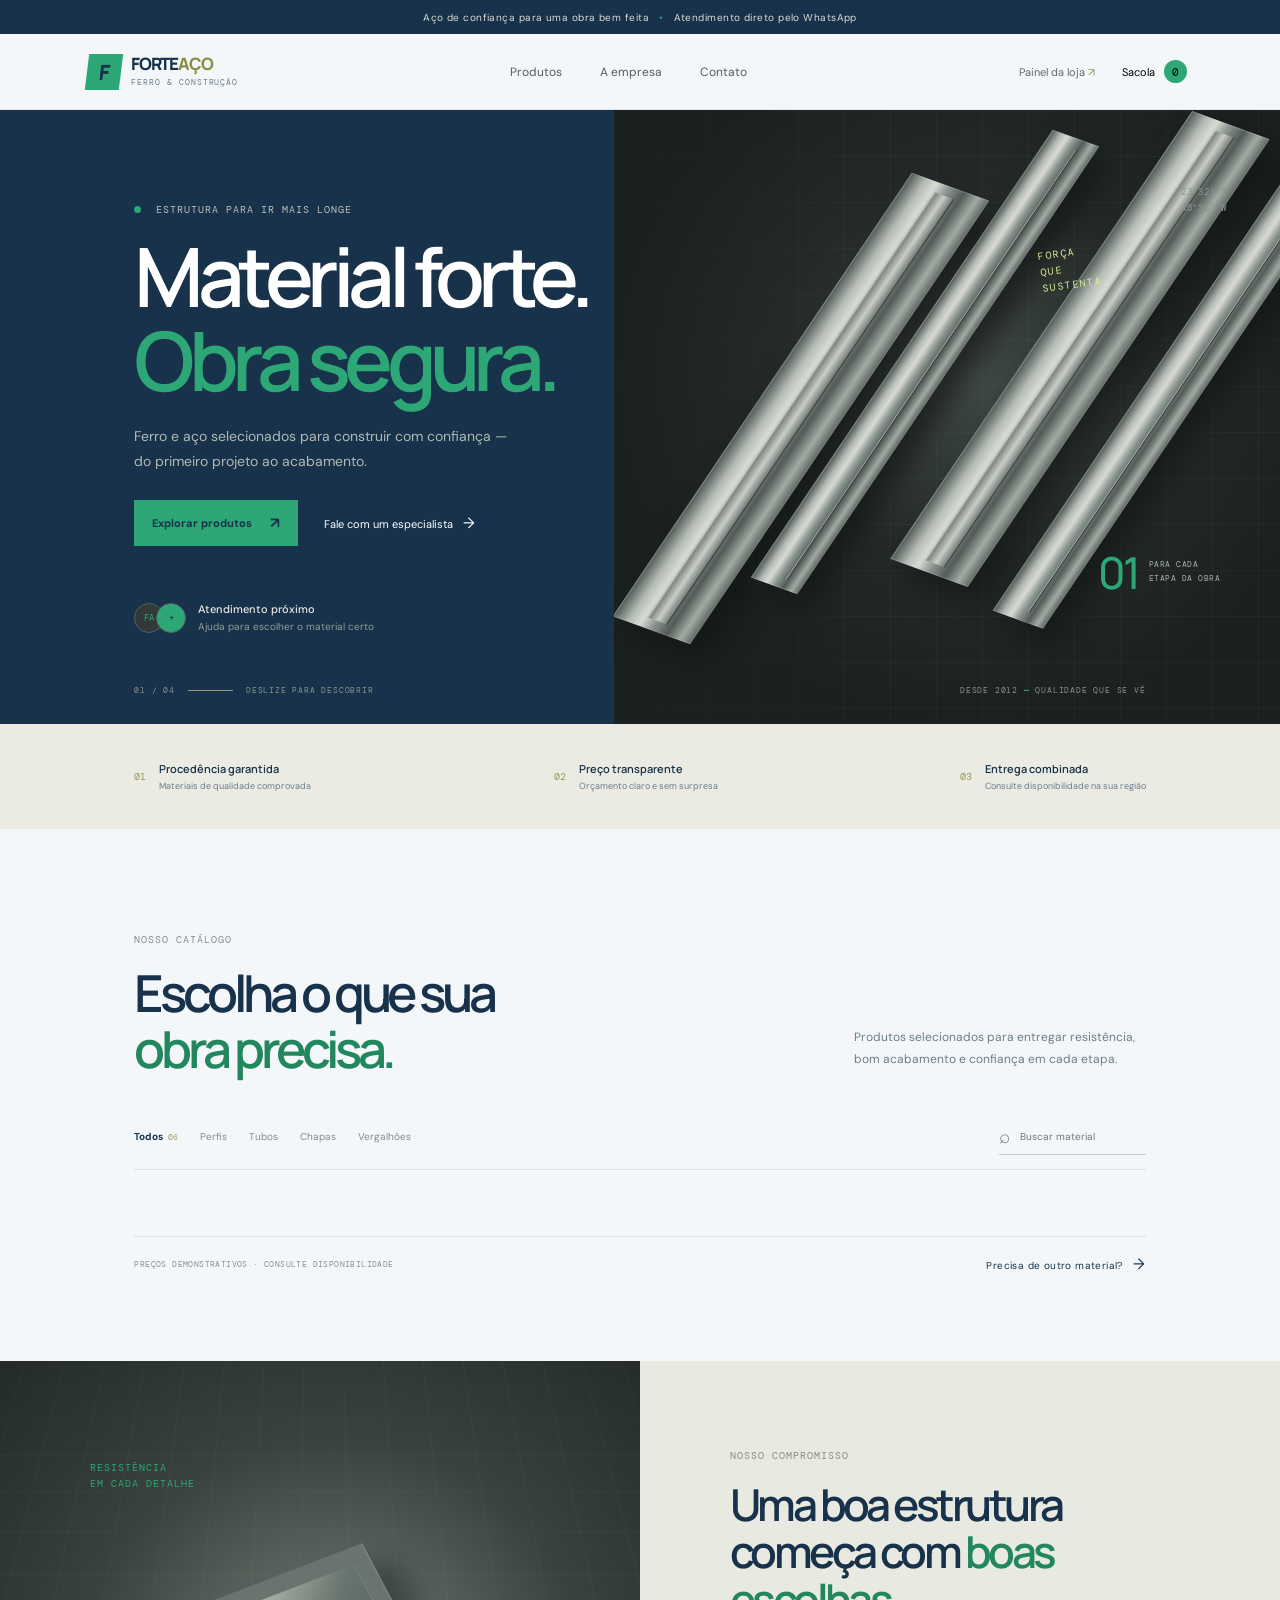
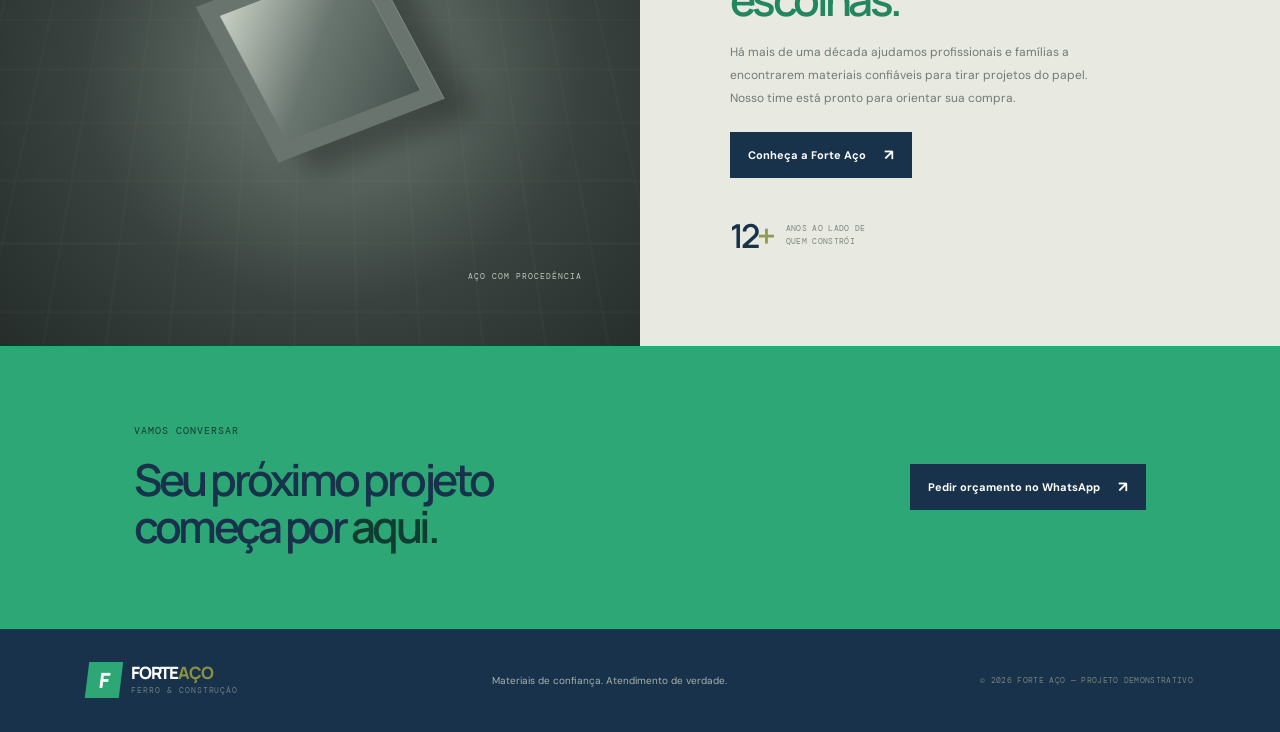
<file: index.html>
<!doctype html>
<html lang="pt-BR">
  <head>
    <meta charset="utf-8">
    <meta name="viewport" content="width=device-width, initial-scale=1">
    <meta name="theme-color" content="#17324a">
    <meta name="description" content="Ferro e aço para sua obra: perfis, tubos, chapas e vergalhões.">
    <title>Forte Aço — materiais para construir</title>
    <link rel="stylesheet" href="style.css">
  </head>
  <body>
    <div class="announcement">
      Aço de confiança para uma obra bem feita <span>•</span> Atendimento direto pelo WhatsApp
    </div>
    <header class="site-header">
      <a class="brand" href="#inicio" aria-label="Forte Aço, início"><span class="brand-mark">F</span><span>FORTE<span class="brand-accent">AÇO</span><small>FERRO &amp; CONSTRUÇÃO</small></span></a>
      <nav class="main-nav" aria-label="Navegação principal">
        <a href="#catalogo">Produtos</a><a href="#sobre">A empresa</a><a href="#contato">Contato</a>
      </nav>
      <div class="header-actions">
        <a class="admin-link" href="admin.html">Painel da loja <span>↗</span></a><button class="cart-button" id="open-cart" aria-label="Abrir carrinho">Sacola <span id="cart-count">0</span></button><button class="menu-toggle" id="menu-toggle" aria-label="Abrir menu">☰</button>
      </div>
    </header>
    <div id="preview-status" class="preview-status" hidden>Prévia de testes: finalização de pedidos será liberada após conectar o banco seguro da loja.</div>
    <main id="inicio">
      <section class="hero">
        <div class="hero-copy">
          <p class="eyebrow">
            <span></span> ESTRUTURA PARA IR MAIS LONGE
          </p>
          <h1>
            Material forte.<br><em>Obra segura.</em>
          </h1>
          <p class="hero-description">
            Ferro e aço selecionados para construir com confiança — do primeiro projeto ao acabamento.
          </p>
          <div class="hero-actions">
            <a class="button button-lime" href="#catalogo">Explorar produtos <span>↗</span></a><a class="text-link" href="#contato">Fale com um especialista <span>→</span></a>
          </div>
          <div class="hero-note">
            <div class="avatars">
              <span>FA</span><span>+</span>
            </div>
            <p>
              <strong>Atendimento próximo</strong><br>Ajuda para escolher o material certo
            </p>
          </div>
        </div>
        <div class="hero-art" aria-label="Ilustração tridimensional de perfis de aço">
          <div class="art-grid">
          </div>
          <div class="art-stamp">
            FORÇA<br>QUE<br>SUSTENTA
          </div>
          <div class="steel-beam beam-one">
          </div>
          <div class="steel-beam beam-two">
          </div>
          <div class="steel-beam beam-three">
          </div>
          <div class="steel-beam beam-four">
          </div>
          <div class="hero-coordinate">
            23°32' S<br>46°38' W
          </div>
          <div class="hero-counter">
            <strong>01</strong><span>PARA CADA<br>ETAPA DA OBRA</span>
          </div>
        </div>
        <div class="hero-bottom">
          <span>01 / 04</span><span class="scroll-line"></span><span>DESLIZE PARA DESCOBRIR</span><span class="hero-bottom-right">DESDE 2012 <b>—</b> QUALIDADE QUE SE VÊ</span>
        </div>
      </section>
      <section class="trust-strip" aria-label="Vantagens">
        <div>
          <span>01</span>
          <p>
            <strong>Procedência garantida</strong><small>Materiais de qualidade comprovada</small>
          </p>
        </div>
        <div>
          <span>02</span>
          <p>
            <strong>Preço transparente</strong><small>Orçamento claro e sem surpresa</small>
          </p>
        </div>
        <div>
          <span>03</span>
          <p>
            <strong>Entrega combinada</strong><small>Consulte disponibilidade na sua região</small>
          </p>
        </div>
      </section>
      <section class="catalog-section" id="catalogo">
        <div class="section-heading">
          <div>
            <p class="eyebrow">
              NOSSO CATÁLOGO
            </p>
            <h2>
              Escolha o que sua<br><em>obra precisa.</em>
            </h2>
          </div>
          <p class="section-intro">
            Produtos selecionados para entregar resistência, bom acabamento e confiança em cada etapa.
          </p>
        </div>
        <div class="catalog-toolbar">
          <div class="filters" id="filters">
            <button class="filter active" data-category="Todos">Todos <span>06</span></button><button class="filter" data-category="Perfis">Perfis</button><button class="filter" data-category="Tubos">Tubos</button><button class="filter" data-category="Chapas">Chapas</button><button class="filter" data-category="Vergalhões">Vergalhões</button>
          </div>
          <label class="search-box">
            <span>⌕</span><input id="search" type="search" placeholder="Buscar material" aria-label="Buscar material">
          </label>
        </div>
        <div class="product-grid" id="product-grid">
        </div>
        <div class="catalog-footer">
          <span>PREÇOS DEMONSTRATIVOS · CONSULTE DISPONIBILIDADE</span><a class="text-link" href="#contato">Precisa de outro material? <span>→</span></a>
        </div>
      </section>
      <section class="feature-section" id="sobre">
        <div class="feature-image">
          <div class="feature-tag">
            RESISTÊNCIA<br>EM CADA DETALHE
          </div>
          <div class="feature-cube">
            <i></i><i></i><i></i>
          </div>
          <span class="feature-image-label">AÇO COM PROCEDÊNCIA</span>
        </div>
        <div class="feature-copy">
          <p class="eyebrow">
            NOSSO COMPROMISSO
          </p>
          <h2>
            Uma boa estrutura<br>começa com <em>boas escolhas.</em>
          </h2>
          <p>
            Há mais de uma década ajudamos profissionais e famílias a encontrarem materiais confiáveis para tirar projetos do papel. Nosso time está pronto para orientar sua compra.
          </p>
          <a class="button button-dark" href="#contato">Conheça a Forte Aço <span>↗</span></a>
          <div class="feature-stat">
            <strong>12<span>+</span></strong><small>ANOS AO LADO DE<br>QUEM CONSTRÓI</small>
          </div>
        </div>
      </section>
      <section class="contact-section" id="contato">
        <div>
          <p class="eyebrow">
            VAMOS CONVERSAR
          </p>
          <h2>
            Seu próximo projeto<br>começa por <em>aqui.</em>
          </h2>
        </div>
        <a class="button button-lime whatsapp-link" href="#" target="_blank" rel="noreferrer">Pedir orçamento no WhatsApp <span>↗</span></a>
      </section>
    </main>
    <footer class="site-footer">
      <a class="brand brand-footer" href="#inicio"><span class="brand-mark">F</span><span>FORTE<span class="brand-accent">AÇO</span><small>FERRO &amp; CONSTRUÇÃO</small></span></a>
      <p>
        Materiais de confiança. Atendimento de verdade.
      </p>
      <span>© 2026 FORTE AÇO — PROJETO DEMONSTRATIVO</span>
    </footer>
    <div class="overlay" id="overlay" hidden>
    </div>
    <aside class="cart-drawer" id="cart-drawer" aria-label="Seu carrinho" aria-hidden="true">
      <div class="drawer-head">
        <div>
          <p class="eyebrow">
            SUA SELEÇÃO
          </p>
          <h2>
            Carrinho
          </h2>
        </div>
        <button class="icon-button" id="close-cart" aria-label="Fechar carrinho">×</button>
      </div>
      <div class="cart-items" id="cart-items">
      </div>
      <div class="cart-bottom">
        <div class="cart-total">
          <span>Subtotal estimado</span><strong id="cart-total">R$ 0,00</strong>
        </div>
        <p>
          Frete e disponibilidade serão confirmados no atendimento.
        </p>
        <button class="button button-lime" id="whatsapp-checkout">Preencher comanda <span>↗</span></button><button class="payment-note" id="payment-note">Pagamento combinado com o vendedor</button>
      </div>
    </aside>
    <section class="checkout-modal" id="checkout-modal" aria-hidden="true" aria-labelledby="checkout-title">
      <form class="checkout-card" id="checkout-form">
        <div class="drawer-head">
          <div>
            <p class="eyebrow">
              FINALIZAR PEDIDO
            </p>
            <h2 id="checkout-title">
              Dados para a comanda
            </h2>
          </div>
          <button type="button" class="icon-button" id="checkout-close" aria-label="Fechar comanda">×</button>
        </div>
        <p class="checkout-intro">
          Preencha seus dados. Vamos montar a comanda e abrir o WhatsApp do vendedor para você enviar o pedido.
        </p>
        <label>
          Nome completo<input name="customerName" autocomplete="name" maxlength="100" required placeholder="Seu nome">
        </label>
        <label>
          CPF<input name="cpf" inputmode="numeric" autocomplete="off" maxlength="14" required placeholder="000.000.000-00" aria-describedby="cpf-note"><small id="cpf-note">O CPF será enviado ao WhatsApp e guardado na comanda privada para atendimento.</small>
        </label>
        <label>
          Telefone<input name="phone" type="tel" inputmode="tel" autocomplete="tel" maxlength="16" required placeholder="(00) 00000-0000">
        </label>
        <label>
          Forma de pagamento
          <select name="payment" required>
            <option value="">
              Selecione uma opção
            </option>
            <option>
              Pix (combinar com o vendedor)
            </option>
            <option>
              Cartão (combinar com o vendedor)
            </option>
            <option>
              Dinheiro (combinar com o vendedor)
            </option>
            <option>
              Outra forma (combinar com o vendedor)
            </option>
          </select>
        </label>
        <label class="order-consent"><input type="checkbox" name="orderConsent" required><span>Autorizo o uso do meu nome, CPF, telefone e pedido para preparar esta comanda e atender minha solicitação. Esses dados ficam visíveis apenas à administração da loja e também serão enviados ao WhatsApp do vendedor.</span></label>
        <p class="privacy-note">O pagamento é combinado diretamente com o vendedor. Este site não processa pagamentos.</p>
        <div class="editor-actions">
          <button type="button" class="button button-outline" id="checkout-cancel">Voltar</button><button class="button button-lime" type="submit">Abrir WhatsApp <span>↗</span></button>
        </div>
      </form>
    </section>
    <div class="viewer-modal" id="viewer-modal" aria-hidden="true">
      <button class="viewer-close" id="viewer-close" aria-label="Fechar visualização">×</button>
      <div class="viewer-stage" id="viewer-stage">
        <div class="viewer-object">
          <i></i><i></i><i></i><i></i><i></i><i></i>
        </div>
      </div>
      <div class="viewer-info">
        <p class="eyebrow">
          VISUALIZAÇÃO INTERATIVA
        </p>
        <h2 id="viewer-title">
          Perfil de aço
        </h2>
        <p>
          Arraste o material para girar. Esta representação é ilustrativa e ajuda a explorar o produto em 3D.
        </p>
        <span>ARRASTE PARA GIRAR <b>↔</b></span>
      </div>
    </div>
    <div class="toast" id="toast" role="status">
    </div>
    <script type="module" src="app.js"></script>
  </body>
</html>
</file>
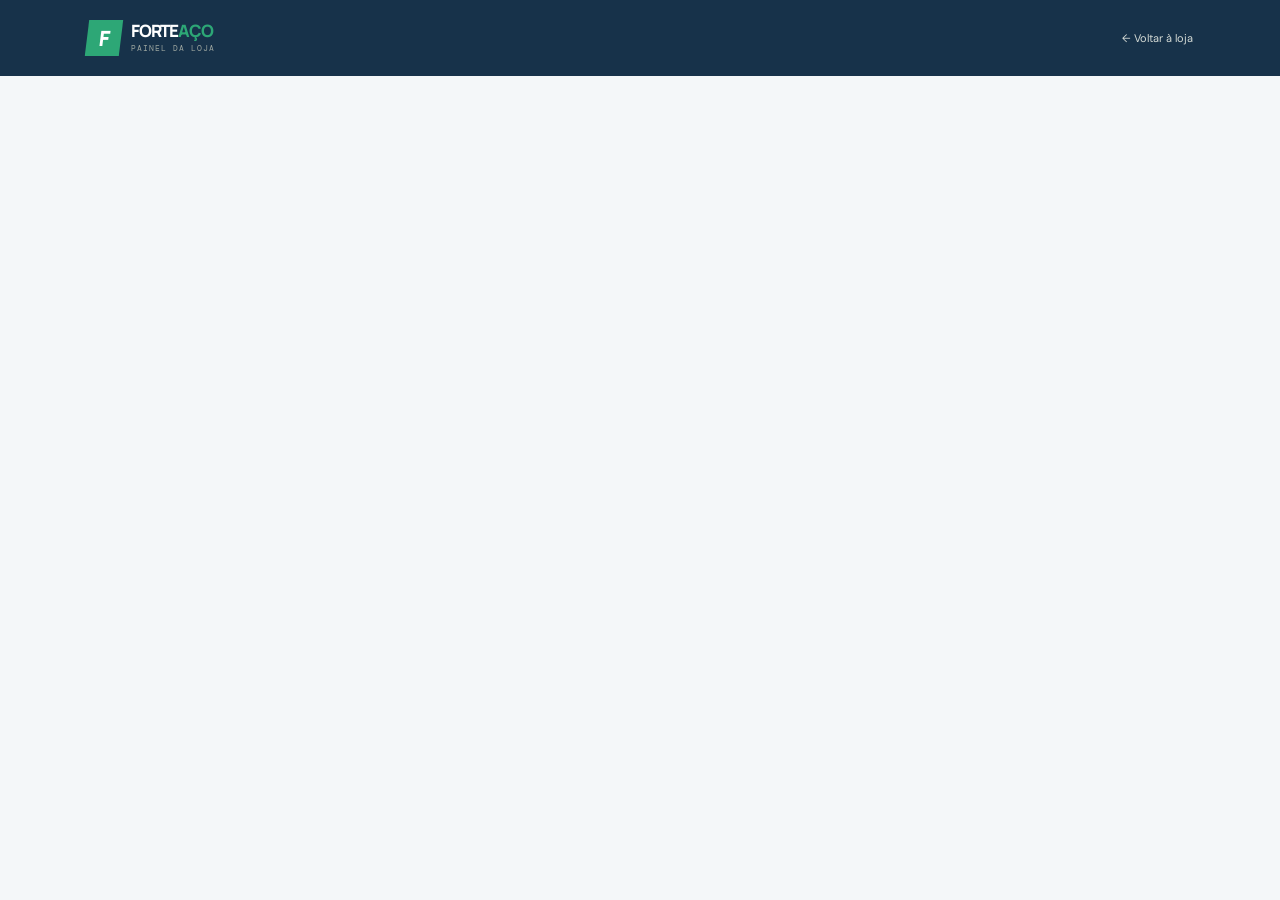
<file: admin.html>
<!doctype html>
<html lang="pt-BR">
  <head>
    <meta charset="utf-8">
    <meta name="viewport" content="width=device-width, initial-scale=1">
    <meta name="theme-color" content="#17324a">
    <title>Painel da loja — Forte Aço</title>
    <link rel="stylesheet" href="style.css">
  </head>
  <body class="admin-body">
    <header class="site-header admin-header">
      <a class="brand" href="index.html"><span class="brand-mark">F</span><span>FORTE<span class="brand-accent">AÇO</span><small>PAINEL DA LOJA</small></span></a><a class="admin-link" href="index.html">← Voltar à loja</a>
    </header>
    <section class="admin-login-wrap" id="admin-setup-required" hidden><div class="admin-login-card"><p class="eyebrow">CONFIGURAÇÃO NECESSÁRIA</p><h1>Ative o acesso seguro</h1><p>O painel e as comandas estão bloqueados até conectar o banco seguro da loja e aplicar as regras de acesso.</p><a class="button button-dark" href="README.md">Ver instruções de configuração</a></div></section>
    <section class="admin-login-wrap" id="login-section" hidden><form class="admin-login-card" id="admin-login-form"><p class="eyebrow">ÁREA RESTRITA</p><h1>Entrar no painel</h1><p>Entre com a conta autorizada para ver comandas e gerenciar a loja.</p><label>E-mail<input name="email" type="email" autocomplete="username" required></label><label>Senha<input name="password" type="password" autocomplete="current-password" required minlength="8"></label><p id="admin-login-error" class="login-error" role="alert"></p><button class="button button-lime" type="submit">Entrar com segurança</button><button class="text-button" id="reset-admin-password" type="button">Esqueci minha senha</button></form></section>
    <main class="admin-main" id="admin-main" hidden>
      <div class="admin-welcome">
        <div>
          <p class="eyebrow">
            ÁREA DE GESTÃO · ACESSO RESTRITO
          </p>
          <h1>
            Seu catálogo,<br><em>do seu jeito.</em>
          </h1>
          <p>
            Gerencie as comandas e o catálogo da loja em um só lugar.
          </p>
        </div>
        <div class="admin-status"><span></span> ÁREA PRIVADA</div>
      </div>
      <div class="demo-banner"><strong>Comandas protegidas</strong><span>Somente a conta administradora pode consultar e atualizar pedidos. As comandas ficam aguardando envio até o cliente confirmar no WhatsApp.</span></div>
      <section class="admin-card orders-dashboard" aria-labelledby="orders-title"><div class="admin-card-heading"><div><p class="eyebrow">PEDIDOS DOS CLIENTES</p><h2 id="orders-title">Comandas <span id="order-count">0</span></h2></div><button id="reload-orders" class="button button-outline" type="button">Atualizar comandas</button></div><div id="orders-list" class="orders-list"><p class="empty-state">Carregando comandas…</p></div></section>
      <div class="admin-panel-actions"><span>Área restrita à conta administradora.</span><button id="admin-signout" class="button button-outline" type="button">Sair do painel</button></div>
      <section class="admin-card">
        <div class="admin-card-heading">
          <div>
            <p class="eyebrow">
              CATÁLOGO DA LOJA
            </p>
            <h2>
              Produtos <span id="admin-product-count">0</span>
            </h2>
          </div>
          <button id="add-product" class="button button-dark">+ Novo produto</button>
        </div>
        <div class="admin-product-list" id="admin-product-list">
        </div>
      </section>
      <div class="admin-learning">
        <span class="learning-icon">✳</span>
        <div>
          <p class="eyebrow">
            O QUE ESTAMOS APRENDENDO
          </p>
          <h2>
            HTML organiza. CSS apresenta. JavaScript dá vida.
          </h2>
          <p>
            Esta loja usa HTML para estruturar a vitrine, CSS para cores e disposição, e JavaScript para filtros, carrinho e edição dos produtos.
          </p>
        </div>
      </div>
    </main>
    <div class="editor-modal" id="editor-modal" aria-hidden="true">
      <form class="editor-card" id="product-form">
        <div class="drawer-head">
          <div>
            <p class="eyebrow">
              EDITAR CATÁLOGO
            </p>
            <h2 id="editor-title">
              Novo produto
            </h2>
          </div>
          <button type="button" class="icon-button" id="editor-close" aria-label="Fechar">×</button>
        </div>
        <input type="hidden" name="id">
        <label>
          Nome do produto<input name="name" required maxlength="70" placeholder="Ex.: Tubo metalon 40 × 40">
        </label>
        <div class="editor-row">
          <label>
            Categoria
            <select name="category">
              <option>
                Perfis
              </option>
              <option>
                Tubos
              </option>
              <option>
                Chapas
              </option>
              <option>
                Vergalhões
              </option>
            </select>
          </label>
          <label>
            Preço (R$)<input name="price" type="number" min="0" step="0.01" required placeholder="0,00">
          </label>
        </div>
        <div class="editor-row">
          <label>
            Unidade de venda<input name="unit" required maxlength="20" placeholder="barra de 6 m">
          </label>
          <label>
            Etiqueta<input name="badge" maxlength="24" placeholder="Mais vendido">
          </label>
        </div>
        <label>
          Descrição
          <textarea name="description" rows="3" maxlength="180" placeholder="Uma descrição curta para a vitrine"></textarea>
        </label>
        <label class="upload-label">
          Foto do produto<input name="image" type="file" accept="image/*"><small>A foto do produto ficará no catálogo online.</small>
        </label>
        <div class="editor-actions">
          <button type="button" class="button button-outline" id="cancel-editor">Cancelar</button><button class="button button-lime" type="submit">Salvar produto</button>
        </div>
      </form>
    </div>
    <div class="toast" id="toast" role="status">
    </div>
    <script type="module" src="app.js"></script>
  </body>
</html>
</file>
<file: style.css>
@import url('https://fonts.googleapis.com/css2?family=DM+Mono:wght@400;500&family=DM+Sans:wght@400;500;600;700&family=Manrope:wght@400;500;600;700;800&display=swap');
[hidden]{display:none!important}
:root {
  --ink: #17324a;
  --ink-soft: #234b66;
  --muted: #6b7d88;
  --paper: #f4f7f9;
  --white: #fff;
  --lime: #2da776;
  --blue: #1f6f96;
  --green: #2da776;
  --gray: #71818b;
  --line: #dfe0d8;
  --mono: 'DM Mono',monospace;
  --sans: 'DM Sans',sans-serif;
  --display: 'Manrope',sans-serif
}
* {
  box-sizing: border-box
}
html {
  scroll-behavior: smooth
}
body {
  margin: 0;
  background: var(--paper);
  color: var(--ink);
  font-family: var(--sans);
  font-size: 15px;
  -webkit-font-smoothing: antialiased
}
a {
  color: inherit;
  text-decoration: none
}
button,input,select,textarea {
  font: inherit
}
button {
  cursor: pointer
}
.announcement {
  height: 34px;
  background: var(--ink);
  color: #d9ddd7;
  display: flex;
  justify-content: center;
  align-items: center;
  gap: 10px;
  font-size: 10px;
  letter-spacing: .045em
}
.announcement span {
  color: var(--lime)
}
.site-header {
  height: 76px;
  padding: 0 clamp(22px,6.8vw,104px);
  display: flex;
  align-items: center;
  justify-content: space-between;
  background: var(--paper);
  position: relative;
  z-index: 5;
  border-bottom: 1px solid rgba(23,27,28,.08)
}
.brand {
  display: flex;
  align-items: center;
  gap: 10px;
  font: 800 17px var(--display);
  letter-spacing: -.07em;
  line-height: .93
}
.brand-mark {
  display: grid;
  place-items: center;
  width: 34px;
  height: 36px;
  background: var(--lime);
  font: 800 21px var(--display);
  transform: skew(-7deg)
}
.brand-accent {
  color: #898f45
}
.brand small {
  display: block;
  margin-top: 5px;
  font: 400 8px var(--mono);
  letter-spacing: .12em;
  color: var(--muted)
}
.main-nav {
  display: flex;
  gap: 38px;
  font-size: 12px;
  color: #555c59
}
.main-nav a:hover,.admin-link:hover {
  color: #787f31
}
.header-actions {
  display: flex;
  align-items: center;
  gap: 21px
}
.admin-link {
  font-size: 11px;
  color: #626965
}
.admin-link span {
  color: #90974b
}
.cart-button {
  background: none;
  border: 0;
  font-size: 11px;
  display: flex;
  gap: 9px;
  align-items: center
}
.cart-button span {
  display: grid;
  place-items: center;
  background: var(--lime);
  height: 23px;
  min-width: 23px;
  padding: 0 5px;
  border-radius: 50%;
  font: 11px var(--mono)
}
.menu-toggle {
  display: none;
  background: none;
  border: 0;
  font-size: 20px
}
.hero {
  background: var(--ink);
  color: var(--white);
  min-height: 594px;
  position: relative;
  display: grid;
  grid-template-columns: 1fr 1fr;
  overflow: hidden;
  padding: 70px clamp(22px,10.5vw,160px) 89px clamp(22px,10.5vw,160px)
}
.hero-copy {
  position: relative;
  z-index: 2;
  padding-top: 23px
}
.eyebrow {
  font: 10px var(--mono);
  letter-spacing: .1em;
  color: #858d89;
  margin: 0 0 19px
}
.hero .eyebrow {
  color: #bbc2bd
}
.hero .eyebrow span,.admin-status span {
  display: inline-block;
  width: 7px;
  height: 7px;
  background: var(--lime);
  border-radius: 50%;
  margin-right: 8px
}
.hero h1,.section-heading h2,.feature-copy h2,.contact-section h2,.admin-welcome h1 {
  font: 600 clamp(48px,6.4vw,83px)/1.02 var(--display);
  letter-spacing: -.08em;
  margin: 0
}
.hero h1 em,.section-heading h2 em,.feature-copy h2 em,.contact-section h2 em,.admin-welcome h1 em {
  font-style: normal;
  color: var(--lime)
}
.hero-description {
  max-width: 390px;
  color: #b2b9b5;
  font-size: 14px;
  line-height: 1.8;
  margin: 22px 0 26px
}
.hero-actions {
  display: flex;
  align-items: center;
  gap: 26px
}
.button {
  min-height: 46px;
  padding: 0 18px;
  border: 0;
  display: inline-flex;
  align-items: center;
  justify-content: center;
  gap: 18px;
  font-size: 11px;
  font-weight: 700;
  transition: .2s
}
.button span {
  font-size: 15px
}
.button-lime {
  background: var(--lime);
  color: var(--ink)
}
.button-lime:hover {
  background: #e4fa91;
  transform: translateY(-2px)
}
.button-dark {
  background: var(--ink);
  color: var(--white)
}
.button-dark:hover {
  background: #303738;
  transform: translateY(-2px)
}
.button-outline {
  background: transparent;
  border: 1px solid var(--line)
}
.text-link {
  font-size: 11px;
  color: inherit
}
.text-link span {
  font-size: 15px;
  margin-left: 7px
}
.hero-note {
  display: flex;
  align-items: center;
  gap: 12px;
  margin-top: 54px
}
.avatars {
  display: flex
}
.avatars span {
  width: 30px;
  height: 30px;
  border-radius: 50%;
  display: grid;
  place-items: center;
  font: 9px var(--mono);
  background: #313a38;
  color: var(--lime);
  border: 1px solid #59615d
}
.avatars span+span {
  margin-left: -8px;
  background: var(--lime);
  color: var(--ink)
}
.hero-note p {
  margin: 0;
  color: #939d98;
  font-size: 10px;
  line-height: 1.65
}
.hero-note strong {
  color: #e6eae6;
  font-size: 11px;
  font-weight: 500
}
.hero-art {
  position: absolute;
  right: 0;
  top: 0;
  width: 52%;
  height: 100%;
  overflow: hidden;
  background: radial-gradient(ellipse at 54% 43%,#424b47 0%,#242a29 39%,#1b2020 69%)
}
.art-grid {
  position: absolute;
  inset: 0;
  opacity: .25;
  background-image: linear-gradient(rgba(211,243,106,.15) 1px,transparent 1px),linear-gradient(90deg,rgba(211,243,106,.15) 1px,transparent 1px);
  background-size: 46px 46px;
  mask-image: linear-gradient(90deg,transparent,#000 38%)
}
.steel-beam {
  position: absolute;
  width: 80px;
  height: 480px;
  background: linear-gradient(90deg,#555f5c 0,#b5bcb5 19%,#d8dbd3 33%,#8c9691 49%,#515b57 69%,#a2aaa3 87%,#65706a);
  box-shadow: 18px 10px 28px #101414aa;
  transform: rotate(34deg) skewY(-14deg);
  border: 1px solid #cbd0c640
}
.steel-beam:after {
  content: '';
  position: absolute;
  inset: 10px 29px;
  background: linear-gradient(90deg,#7a837f,#c9cec6,#727d78);
  border-left: 1px solid #e5e8df80;
  border-right: 1px solid #373f3c
}
.beam-one {
  left: 22%;
  top: 5%;
  height: 535px
}
.beam-two {
  left: 43%;
  top: -3%;
  height: 540px;
  width: 48px
}
.beam-three {
  left: 64%;
  top: -5%;
  height: 540px
}
.beam-four {
  left: 79%;
  top: 4%;
  height: 530px;
  width: 52px
}
.art-stamp {
  position: absolute;
  right: 27%;
  top: 22%;
  font: 10px/1.6 var(--mono);
  letter-spacing: .15em;
  color: #d8ef95;
  z-index: 1;
  transform: rotate(-8deg)
}
.hero-coordinate {
  position: absolute;
  right: 8%;
  top: 12%;
  font: 9px/1.8 var(--mono);
  letter-spacing: .08em;
  color: #8c9690
}
.hero-counter {
  position: absolute;
  right: 9%;
  bottom: 20%;
  display: flex;
  align-items: center;
  gap: 11px
}
.hero-counter strong {
  font: 500 44px var(--display);
  letter-spacing: -.07em;
  color: var(--lime)
}
.hero-counter span {
  font: 8px/1.7 var(--mono);
  letter-spacing: .06em;
  color: #a6afaa
}
.hero-bottom {
  position: absolute;
  left: clamp(22px,10.5vw,160px);
  right: clamp(22px,10.5vw,160px);
  bottom: 29px;
  display: flex;
  align-items: center;
  gap: 13px;
  color: #89928c;
  font: 8px var(--mono);
  letter-spacing: .1em
}
.scroll-line {
  display: inline-block;
  width: 45px;
  height: 1px;
  background: #8e997d
}
.hero-bottom-right {
  margin-left: auto
}
.hero-bottom-right b {
  color: var(--lime)
}
.trust-strip {
  min-height: 105px;
  background: #ebebe3;
  padding: 23px clamp(22px,10.5vw,160px);
  display: flex;
  justify-content: space-between;
  align-items: center;
  gap: 25px
}
.trust-strip>div {
  display: flex;
  align-items: center;
  gap: 13px
}
.trust-strip>div>span {
  font: 10px var(--mono);
  color: #929956
}
.trust-strip p {
  margin: 0
}
.trust-strip strong,.trust-strip small {
  display: block
}
.trust-strip strong {
  font: 600 11px var(--display)
}
.trust-strip small {
  font-size: 9px;
  color: var(--muted);
  margin-top: 4px
}
.catalog-section {
  padding: 104px clamp(22px,10.5vw,160px) 87px
}
.section-heading {
  display: flex;
  justify-content: space-between;
  align-items: end
}
.section-heading h2,.feature-copy h2,.contact-section h2 {
  font-size: 51px;
  line-height: 1.08
}
.section-heading h2 em,.feature-copy h2 em,.contact-section h2 em {
  color: #22865e
}
.section-intro {
  max-width: 290px;
  font-size: 12px;
  line-height: 1.8;
  color: var(--muted);
  margin: 0 2px 5px 20px
}
.catalog-toolbar {
  margin-top: 43px;
  display: flex;
  align-items: center;
  justify-content: space-between;
  border-bottom: 1px solid var(--line);
  padding-bottom: 14px
}
.filters {
  display: flex;
  gap: 22px
}
.filter {
  border: 0;
  background: none;
  padding: 0;
  color: #858c88;
  font-size: 10px
}
.filter.active {
  color: var(--ink);
  font-weight: 700
}
.filter span {
  font: 8px var(--mono);
  margin-left: 3px;
  color: #a1a66a
}
.search-box {
  display: flex;
  align-items: center;
  gap: 8px;
  border-bottom: 1px solid #c8cbc1;
  padding: 5px 0;
  color: #7d837e
}
.search-box span {
  font-size: 19px
}
.search-box input {
  width: 128px;
  border: 0;
  outline: 0;
  background: transparent;
  font-size: 10px
}
.product-grid {
  display: grid;
  grid-template-columns: repeat(3,1fr);
  gap: 29px 20px;
  margin-top: 25px
}
.product-card {
  min-width: 0
}
.product-visual {
  position: relative;
  height: 228px;
  background: #e8e9e1;
  display: grid;
  place-items: center;
  overflow: hidden;
  cursor: pointer
}
.product-visual:before {
  content: '';
  position: absolute;
  inset: 0;
  background: radial-gradient(circle at 50% 52%,#f9faf2 0,#e8e9e2 58%,#dfe1d8 100%)
}
.product-visual:hover .visual-steel {
  transform: rotate(-26deg) rotateY(38deg) translateY(-6px)
}
.product-badge {
  position: absolute;
  left: 12px;
  top: 12px;
  background: #f7f7f1;
  padding: 7px 9px;
  font: 8px var(--mono);
  letter-spacing: .05em;
  z-index: 2
}
.visual-hint {
  position: absolute;
  right: 12px;
  bottom: 12px;
  font: 8px var(--mono);
  color: #8a918b
}
.visual-steel {
  position: relative;
  z-index: 1;
  width: 185px;
  height: 45px;
  background: linear-gradient(180deg,#f2f5ed 0,#a6ada6 25%,#67716e 47%,#e1e5db 62%,#7b8580 88%,#4e5854);
  box-shadow: 8px 18px 20px #252b2c31;
  transform: rotate(-23deg) rotateY(19deg);
  transition: .5s;
  transform-style: preserve-3d
}
.visual-steel:before,.visual-steel:after {
  content: '';
  position: absolute;
  left: -12px;
  width: calc(100% + 24px);
  height: 21px;
  background: linear-gradient(90deg,#46514c,#d2d7ce 15%,#909a94 47%,#d1d6cd 70%,#56615c);
  transform: translateZ(-16px);
  box-shadow: 0 4px 7px #252b2c25
}
.visual-steel:before {
  top: -18px
}
.visual-steel:after {
  bottom: -18px
}
.visual-steel.round {
  width: 183px;
  height: 39px;
  border-radius: 50%;
  background: linear-gradient(180deg,#e3e7de,#727d78 47%,#424c48 80%)
}
.visual-steel.flat {
  width: 175px;
  height: 14px;
  background: linear-gradient(180deg,#e5e8df,#7a8580 60%,#57625d);
  transform: rotate(-23deg) skewY(-7deg)
}
.visual-steel.mesh {
  background: repeating-linear-gradient(0deg,#78827d 0px,#77817b 2px,#c2c9be 4px,#666f6a 6px);
  height: 25px
}
.product-copy {
  padding: 14px 1px 0
}
.product-meta {
  display: flex;
  justify-content: space-between;
  align-items: center;
  font: 8px var(--mono);
  letter-spacing: .06em;
  color: #8d948f
}
.product-copy h3 {
  font: 600 15px var(--display);
  letter-spacing: -.03em;
  margin: 8px 0 5px
}
.product-copy>p {
  font-size: 10px;
  color: var(--muted);
  margin: 0
}
.product-purchase {
  display: flex;
  align-items: center;
  justify-content: space-between;
  margin-top: 17px
}
.product-price {
  font: 700 16px var(--display);
  letter-spacing: -.04em
}
.product-price small {
  font: 9px var(--sans);
  color: #929994;
  letter-spacing: 0
}
.product-actions {
  display: flex;
  gap: 6px
}
.small-button {
  width: 31px;
  height: 31px;
  border: 1px solid #cdd0c6;
  background: transparent;
  color: var(--ink);
  font-size: 15px
}
.small-button:hover {
  background: var(--lime);
  border-color: var(--lime)
}
.catalog-footer {
  display: flex;
  justify-content: space-between;
  align-items: center;
  border-top: 1px solid var(--line);
  margin-top: 41px;
  padding-top: 17px;
  color: #8a918b;
  font: 8px var(--mono);
  letter-spacing: .05em
}
.catalog-footer .text-link {
  font: 10px var(--sans);
  color: var(--ink)
}
.feature-section {
  display: grid;
  grid-template-columns: 1fr 1fr;
  min-height: 482px;
  background: #e8e9e1
}
.feature-image {
  min-height: 482px;
  position: relative;
  overflow: hidden;
  background: radial-gradient(ellipse at 52% 53%,#74807a,#39423e 53%,#232a28 100%)
}
.feature-image:before {
  content: '';
  position: absolute;
  inset: 0;
  opacity: .25;
  background-image: linear-gradient(#c9d79d1c 1px,transparent 1px),linear-gradient(90deg,#c9d79d1c 1px,transparent 1px);
  background-size: 38px 38px;
  transform: perspective(300px) rotateX(13deg) scale(1.35)
}
.feature-cube {
  position: absolute;
  left: 50%;
  top: 50%;
  width: 176px;
  height: 176px;
  transform: translate(-50%,-50%) rotate(-28deg) skewY(7deg);
  transform-style: preserve-3d;
  filter: drop-shadow(22px 25px 14px #1015136b)
}
.feature-cube i {
  position: absolute;
  inset: 0;
  border: 17px solid #aeb8ae;
  background: linear-gradient(135deg,#c8d0c4 0,#69756f 48%,#47534e 100%)
}
.feature-cube i:nth-child(2) {
  transform: translateZ(28px);
  border-color: #d6ddd1
}
.feature-cube i:nth-child(3) {
  transform: translateZ(-28px);
  border-color: #6a746f
}
.feature-cube i:nth-child(n+4) {
  inset: 18px;
  border-width: 8px;
  border-color: #38423e;
  transform: rotate(45deg) scale(.62)
}
.feature-tag {
  position: absolute;
  left: 14%;
  top: 17%;
  font: 10px/1.6 var(--mono);
  color: var(--lime);
  letter-spacing: .1em
}
.feature-image-label {
  position: absolute;
  right: 9%;
  bottom: 11%;
  font: 8px var(--mono);
  color: #bdc5be;
  letter-spacing: .13em
}
.feature-copy {
  position: relative;
  padding: 88px clamp(30px,7vw,102px);
  align-self: center
}
.feature-copy h2 {
  font-size: 44px
}
.feature-copy>p:not(.eyebrow) {
  max-width: 390px;
  color: #727a75;
  font-size: 12px;
  line-height: 1.9;
  margin: 18px 0 22px
}
.feature-stat {
  display: flex;
  align-items: center;
  gap: 12px;
  margin-top: 35px
}
.feature-stat strong {
  font: 600 33px var(--display);
  letter-spacing: -.08em
}
.feature-stat strong span {
  color: #929950
}
.feature-stat small {
  font: 8px/1.6 var(--mono);
  color: #7e8781;
  letter-spacing: .04em
}
.contact-section {
  padding: 78px clamp(22px,10.5vw,160px);
  display: flex;
  align-items: center;
  justify-content: space-between;
  background: #2da776
}
.contact-section .eyebrow {
  color: #103d32
}
.contact-section h2 {
  font-size: 44px
}
.contact-section h2 em {
  color: #103d32
}
.contact-section .button {
  background: var(--ink);
  color: var(--white)
}
.site-footer {
  padding: 32px clamp(22px,6.8vw,104px);
  min-height: 103px;
  background: var(--ink);
  color: #aab1ac;
  display: flex;
  justify-content: space-between;
  align-items: center
}
.brand-footer {
  color: #fff
}
.site-footer>p {
  font-size: 10px
}
.site-footer>span {
  font: 8px var(--mono);
  letter-spacing: .04em;
  color: #78817b
}
.overlay {
  position: fixed;
  inset: 0;
  background: #101413a8;
  z-index: 10
}
.cart-drawer {
  position: fixed;
  right: 0;
  top: 0;
  height: 100%;
  width: min(440px,100%);
  background: var(--paper);
  z-index: 11;
  padding: 28px;
  display: flex;
  flex-direction: column;
  transform: translateX(103%);
  transition: transform .3s ease
}
.cart-drawer.open {
  transform: translateX(0)
}
.drawer-head {
  display: flex;
  justify-content: space-between;
  align-items: center;
  border-bottom: 1px solid var(--line);
  padding-bottom: 17px
}
.drawer-head .eyebrow {
  margin-bottom: 7px
}
.drawer-head h2 {
  font: 600 24px var(--display);
  margin: 0;
  letter-spacing: -.06em
}
.icon-button {
  border: 0;
  background: none;
  font-size: 26px;
  line-height: 1;
  color: #555
}
.cart-items {
  overflow: auto;
  flex: 1
}
.cart-row {
  display: grid;
  grid-template-columns: 55px 1fr auto;
  gap: 12px;
  align-items: center;
  padding: 16px 0;
  border-bottom: 1px solid var(--line)
}
.cart-thumb {
  width: 55px;
  height: 50px;
  background: #e6e8df;
  display: grid;
  place-items: center;
  color: #68726e;
  font-size: 17px
}
.cart-row h3 {
  font: 600 11px var(--display);
  margin: 0 0 5px
}
.cart-row p {
  font-size: 9px;
  color: var(--muted);
  margin: 0
}
.qty-control {
  display: flex;
  align-items: center;
  gap: 8px;
  margin-top: 8px
}
.qty-control button {
  border: 1px solid var(--line);
  background: transparent;
  width: 21px;
  height: 21px
}
.cart-row>strong {
  font: 600 11px var(--display)
}
.cart-bottom {
  border-top: 1px solid var(--line);
  padding-top: 17px
}
.cart-total {
  display: flex;
  justify-content: space-between;
  font-size: 11px
}
.cart-total strong {
  font: 700 19px var(--display)
}
.cart-bottom>p {
  color: var(--muted);
  font-size: 9px;
  margin: 10px 0 17px
}
.cart-bottom .button {
  width: 100%
}
.payment-note {
  display: block;
  border: 0;
  background: none;
  margin: 13px auto 0;
  color: #868d88;
  font-size: 9px;
  text-decoration: underline
}
.viewer-modal {
  position: fixed;
  z-index: 13;
  inset: 0;
  background: var(--paper);
  display: none;
  grid-template-columns: 1.3fr .7fr;
  align-items: center;
  padding: 50px 9vw
}
.viewer-modal.open {
  display: grid
}
.viewer-close {
  position: absolute;
  right: 35px;
  top: 30px;
  border: 0;
  background: none;
  font-size: 30px
}
.viewer-stage {
  height: 75vh;
  min-height: 360px;
  display: grid;
  place-items: center;
  perspective: 1000px;
  background: radial-gradient(circle,#fbfcf5,#e2e4db 70%);
  overflow: hidden;
  cursor: grab
}
.viewer-stage:active {
  cursor: grabbing
}
.viewer-object {
  position: relative;
  width: 150px;
  height: 360px;
  transform-style: preserve-3d;
  transform: rotateX(-18deg) rotateY(-31deg);
  transition: transform .08s linear
}
.viewer-object i {
  position: absolute;
  inset: 0;
  background: linear-gradient(90deg,#5b6661,#e0e5da 22%,#959e98 48%,#e1e5dc 71%,#56615c);
  transform: translateZ(28px)
}
.viewer-object i:nth-child(2) {
  transform: rotateY(90deg) translateZ(122px);
  width: 56px;
  background: linear-gradient(90deg,#59635e,#bac2b9,#65706a)
}
.viewer-object i:nth-child(3) {
  transform: rotateY(-90deg) translateZ(28px);
  width: 56px;
  background: linear-gradient(90deg,#424d48,#a7b0a6,#53605a)
}
.viewer-object i:nth-child(4) {
  transform: rotateY(180deg) translateZ(28px)
}
.viewer-object i:nth-child(5) {
  transform: rotateX(90deg) translateZ(28px);
  height: 56px;
  top: -28px;
  background: #c0c8be
}
.viewer-object i:nth-child(6) {
  transform: rotateX(-90deg) translateZ(332px);
  height: 56px;
  top: auto;
  bottom: -28px;
  background: #67726c
}
.viewer-info {
  padding: 30px 20px 30px 55px
}
.viewer-info h2 {
  font: 600 32px var(--display);
  margin: 0 0 12px;
  letter-spacing: -.06em
}
.viewer-info>p:not(.eyebrow) {
  font-size: 12px;
  color: var(--muted);
  line-height: 1.8;
  max-width: 320px
}
.viewer-info>span {
  display: block;
  margin-top: 37px;
  font: 9px var(--mono);
  letter-spacing: .05em;
  color: #777f79
}
.viewer-info>span b {
  color: #22865e;
  margin-left: 9px
}
.toast {
  position: fixed;
  z-index: 20;
  left: 50%;
  bottom: 25px;
  transform: translate(-50%,20px);
  padding: 12px 17px;
  background: var(--ink);
  color: white;
  font-size: 11px;
  opacity: 0;
  pointer-events: none;
  transition: .25s
}
.toast.show {
  opacity: 1;
  transform: translate(-50%,0)
}
.admin-body {
  min-height: 100vh
}
.admin-header {
  background: var(--ink);
  color: white;
  border: 0
}
.admin-header .brand-accent {
  color: var(--lime)
}
.admin-header .brand small {
  color: #9ca59f
}
.admin-header .admin-link {
  color: #d5dbd6
}
.admin-main {
  max-width: 1040px;
  margin: 0 auto;
  padding: 76px 24px 90px
}
.admin-welcome {
  display: flex;
  align-items: end;
  justify-content: space-between
}
.admin-welcome h1 {
  font-size: 57px
}
.admin-welcome h1 em {
  color: #22865e
}
.admin-welcome>div>p:not(.eyebrow) {
  max-width: 460px;
  font-size: 12px;
  line-height: 1.8;
  color: var(--muted);
  margin: 14px 0 0
}
.admin-status {
  font: 9px var(--mono);
  letter-spacing: .04em;
  color: #6e766f;
  padding-bottom: 10px
}
.admin-status span {
  background: #22865e
}
.demo-banner {
  margin: 29px 0;
  background: #e3f0e9;
  border-left: 3px solid #22865e;
  padding: 14px 17px;
  display: flex;
  gap: 18px;
  align-items: center;
  font-size: 10px;
  color: #676e57
}
.demo-banner strong {
  white-space: nowrap;
  color: #333921;
  font-size: 11px
}
.admin-card {
  background: #fff;
  padding: 27px 30px
}
.admin-card-heading {
  display: flex;
  align-items: center;
  justify-content: space-between;
  padding-bottom: 17px;
  border-bottom: 1px solid var(--line)
}
.admin-card-heading .eyebrow {
  margin-bottom: 7px
}
.admin-card-heading h2 {
  font: 600 24px var(--display);
  margin: 0;
  letter-spacing: -.06em
}
.admin-card-heading h2 span {
  font: 10px var(--mono);
  color: #90984c;
  margin-left: 5px
}
.admin-product-row {
  display: grid;
  grid-template-columns: 58px 1fr 110px 80px 105px;
  align-items: center;
  gap: 14px;
  padding: 13px 0;
  border-bottom: 1px solid #ecece6
}
.admin-thumb {
  width: 58px;
  height: 48px;
  background: #e9ebe2;
  display: grid;
  place-items: center;
  overflow: hidden;
  color: #8a938d;
  font-size: 16px
}
.admin-thumb img {
  width: 100%;
  height: 100%;
  object-fit: cover
}
.admin-product-name {
  font: 600 12px var(--display)
}
.admin-product-name small {
  display: block;
  font: 9px var(--sans);
  color: #909791;
  margin-top: 4px
}
.admin-product-price {
  font: 600 12px var(--display)
}
.admin-product-price small {
  display: block;
  font: 9px var(--sans);
  color: #929994;
  margin-top: 3px
}
.row-actions {
  display: flex;
  gap: 6px;
  justify-content: flex-end
}
.row-actions button {
  width: 30px;
  height: 30px;
  border: 1px solid var(--line);
  background: white;
  color: #626a64
}
.row-actions button:hover {
  background: var(--lime)
}
.admin-learning {
  display: flex;
  gap: 18px;
  align-items: flex-start;
  margin-top: 28px;
  padding: 23px;
  background: #e9f0f3
}
.learning-icon {
  font-size: 25px;
  color: #22865e
}
.admin-learning .eyebrow {
  margin: 3px 0 8px
}
.admin-learning h2 {
  font: 600 17px var(--display);
  margin: 0
}
.admin-learning div>p:last-child {
  font-size: 10px;
  line-height: 1.8;
  color: var(--muted);
  max-width: 620px;
  margin: 8px 0 0
}
.editor-modal {
  display: none;
  position: fixed;
  z-index: 15;
  inset: 0;
  background: #131817aa;
  align-items: center;
  justify-content: center;
  padding: 20px
}
.editor-modal.open {
  display: flex
}
.editor-card {
  width: min(540px,100%);
  max-height: 90vh;
  overflow: auto;
  background: var(--paper);
  padding: 25px
}
.editor-card>.drawer-head {
  margin-bottom: 19px
}
.editor-card label {
  display: block;
  font-size: 10px;
  font-weight: 700;
  margin-bottom: 13px
}
.editor-card input,.editor-card select,.editor-card textarea {
  display: block;
  width: 100%;
  margin-top: 6px;
  border: 1px solid #d7d9d0;
  background: #fff;
  padding: 11px;
  font-size: 11px;
  outline: 0
}
.editor-card input:focus,.editor-card select:focus,.editor-card textarea:focus {
  border-color: #22865e
}
.editor-card textarea {
  resize: vertical
}
.editor-row {
  display: grid;
  grid-template-columns: 1fr 1fr;
  gap: 12px
}
.upload-label input {
  padding: 8px
}
.upload-label small {
  display: block;
  font-size: 9px;
  font-weight: 400;
  color: var(--muted);
  margin-top: 6px
}
.editor-actions {
  display: flex;
  justify-content: flex-end;
  gap: 9px;
  margin-top: 20px
}
@media (max-width:800px) {
  .site-header {
    padding: 0 23px
  }
  .main-nav {
    gap: 20px
  }
  .hero {
    padding-left: 8vw
  }
  .hero-bottom {
    left: 8vw
  }
  .hero-art {
    width: 54%;
    opacity: .83
  }
  .hero h1 {
    font-size: 64px
  }
  .trust-strip {
    padding-left: 8vw;
    padding-right: 8vw
  }
  .catalog-section {
    padding: 80px 8vw
  }
  .product-grid {
    grid-template-columns: repeat(2,1fr)
  }
  .feature-copy {
    padding: 55px 7vw
  }
  .feature-copy h2 {
    font-size: 36px
  }
  .contact-section {
    padding: 65px 8vw
  }
  .site-footer {
    padding: 27px 5vw
  }
  .admin-main {
    padding-top: 55px
  }
}
@media (max-width:580px) {
  .announcement {
    font-size: 8px
  }
  .site-header {
    height: 66px;
    padding: 0 17px
  }
  .main-nav {
    display: none;
    position: absolute;
    left: 0;
    right: 0;
    top: 66px;
    background: var(--paper);
    padding: 18px;
    flex-direction: column;
    gap: 17px;
    border-bottom: 1px solid var(--line)
  }
  .main-nav.open {
    display: flex
  }
  .header-actions {
    gap: 13px
  }
  .admin-link {
    font-size: 0
  }
  .admin-link span {
    font-size: 14px
  }
  .menu-toggle {
    display: block
  }
  .hero {
    min-height: 690px;
    padding: 61px 23px 85px;
    display: block
  }
  .hero-copy {
    padding-top: 5px
  }
  .hero h1 {
    font-size: 59px
  }
  .hero-description {
    font-size: 12px;
    max-width: 330px
  }
  .hero-actions {
    gap: 16px
  }
  .hero-actions .button {
    padding: 0 13px
  }
  .hero-actions .text-link {
    font-size: 9px
  }
  .hero-note {
    margin-top: 28px
  }
  .hero-art {
    top: 310px;
    width: 100%;
    height: 360px;
    opacity: .72
  }
  .steel-beam {
    height: 400px
  }
  .beam-one {
    left: 10%;
    top: -3%
  }
  .beam-two {
    left: 34%;
    top: -8%
  }
  .beam-three {
    left: 58%;
    top: -6%
  }
  .beam-four {
    left: 78%;
    top: 0
  }
  .art-stamp {
    top: 31%;
    right: 27%
  }
  .hero-counter {
    bottom: 13%
  }
  .hero-bottom {
    left: 23px;
    right: 23px;
    bottom: 19px
  }
  .hero-bottom-right {
    display: none
  }
  .trust-strip {
    padding: 22px 23px;
    display: grid;
    grid-template-columns: 1fr;
    gap: 16px
  }
  .trust-strip>div {
    gap: 12px
  }
  .catalog-section {
    padding: 66px 20px
  }
  .section-heading {
    display: block
  }
  .section-heading h2 {
    font-size: 43px
  }
  .section-intro {
    margin: 15px 0 0;
    max-width: 340px;
    font-size: 11px
  }
  .catalog-toolbar {
    margin-top: 29px;
    align-items: flex-end;
    gap: 15px
  }
  .filters {
    gap: 13px;
    overflow: auto;
    padding-bottom: 3px;
    max-width: 72%
  }
  .filter {
    white-space: nowrap;
    font-size: 9px
  }
  .search-box input {
    width: 75px
  }
  .product-grid {
    grid-template-columns: 1fr 1fr;
    gap: 22px 12px
  }
  .product-visual {
    height: 165px
  }
  .visual-steel {
    width: 130px
  }
  .product-copy h3 {
    font-size: 12px
  }
  .product-copy>p {
    font-size: 9px;
    min-height: 26px
  }
  .product-meta {
    font-size: 7px
  }
  .product-price {
    font-size: 13px
  }
  .product-price small {
    font-size: 8px
  }
  .product-purchase {
    align-items: flex-end
  }
  .product-actions {
    gap: 3px
  }
  .small-button {
    width: 27px;
    height: 27px
  }
  .catalog-footer {
    font-size: 7px;
    gap: 15px;
    align-items: flex-start
  }
  .catalog-footer .text-link {
    font-size: 9px;
    text-align: right
  }
  .feature-section {
    grid-template-columns: 1fr
  }
  .feature-image {
    min-height: 310px
  }
  .feature-copy {
    padding: 49px 25px
  }
  .feature-copy h2 {
    font-size: 36px
  }
  .contact-section {
    padding: 49px 23px;
    display: block
  }
  .contact-section h2 {
    font-size: 37px
  }
  .contact-section .button {
    margin-top: 22px
  }
  .site-footer {
    padding: 25px 20px;
    display: grid;
    grid-template-columns: 1fr auto;
    gap: 13px
  }
  .site-footer>p {
    grid-column: 1/-1;
    grid-row: 2;
    margin: 0
  }
  .site-footer>span {
    grid-column: 1/-1;
    grid-row: 3
  }
  .viewer-modal.open {
    display: block;
    padding: 60px 20px
  }
  .viewer-stage {
    height: 55vh;
    min-height: 290px
  }
  .viewer-object {
    transform: scale(.68) rotateX(-18deg) rotateY(-31deg)
  }
  .viewer-info {
    padding: 22px 5px
  }
  .viewer-info h2 {
    font-size: 25px
  }
  .viewer-info>p:not(.eyebrow) {
    margin: 7px 0
  }
  .viewer-info>span {
    margin-top: 13px
  }
  .viewer-close {
    right: 19px;
    top: 12px
  }
  .admin-main {
    padding: 45px 15px 60px
  }
  .admin-welcome {
    display: block
  }
  .admin-welcome h1 {
    font-size: 48px
  }
  .admin-status {
    margin-top: 17px
  }
  .demo-banner {
    align-items: flex-start;
    flex-direction: column;
    gap: 5px;
    line-height: 1.6
  }
  .admin-card {
    padding: 20px 15px
  }
  .admin-card-heading {
    align-items: flex-end;
    gap: 10px
  }
  .admin-card-heading .button {
    min-height: 39px;
    padding: 0 11px;
    font-size: 9px
  }
  .admin-product-row {
    grid-template-columns: 45px 1fr auto;
    gap: 10px
  }
  .admin-thumb {
    width: 45px;
    height: 42px
  }
  .admin-product-price {
    grid-column: 2;
    grid-row: 2;
    margin-top: -8px
  }
  .admin-product-row .row-unit {
    grid-column: 1/3;
    grid-row: 2;
    padding-left: 55px;
    font-size: 9px;
    color: var(--muted)
  }
  .row-actions {
    grid-column: 3;
    grid-row: 1/3
  }
  .admin-product-name {
    font-size: 11px
  }
  .editor-card {
    padding: 20px
  }
  .editor-actions .button {
    padding: 0 12px;
    font-size: 10px
  }
}
@media (prefers-reduced-motion:reduce) {
  * {
    scroll-behavior: auto!important;
    transition: none!important
  }
}
/* Checkout: formulário da comanda enviada pelo próprio cliente ao WhatsApp. */
.checkout-modal {
  display: none;
  position: fixed;
  z-index: 16;
  inset: 0;
  background: #101413b8;
  align-items: center;
  justify-content: center;
  padding: 18px;
  overflow: auto
}
.checkout-modal.open {
  display: flex
}
.checkout-card {
  width: min(500px,100%);
  max-height: 94vh;
  overflow: auto;
  background: var(--paper);
  padding: 25px
}
.checkout-card>.drawer-head {
  margin-bottom: 15px
}
.checkout-intro {
  font-size: 11px;
  line-height: 1.7;
  color: var(--muted);
  margin: 0 0 18px
}
.checkout-card label {
  display: block;
  font-size: 10px;
  font-weight: 700;
  margin: 0 0 13px
}
.checkout-card input,.checkout-card select {
  display: block;
  width: 100%;
  margin-top: 6px;
  border: 1px solid #d7d9d0;
  background: #fff;
  padding: 12px;
  font-size: 12px;
  outline: 0;
  border-radius: 0
}
.checkout-card input:focus,.checkout-card select:focus {
  border-color: #22865e
}
.checkout-card label small {
  display: block;
  font-size: 9px;
  font-weight: 400;
  color: var(--muted);
  margin-top: 6px;
  line-height: 1.5
}
.privacy-note {
  padding: 12px;
  background: #e9f0f3;
  color: #626a64;
  font-size: 9px;
  line-height: 1.65;
  margin: 5px 0 14px
}
.checkout-card .editor-actions {
  margin-top: 15px
}
.checkout-card .editor-actions .button:last-child {
  flex: 1
}
@media (max-width:580px) {
  .checkout-modal {
    padding: 10px;
    align-items: flex-end
  }
  .checkout-card {
    max-height: 94dvh;
    padding: 19px
  }
  .checkout-card .drawer-head h2 {
    font-size: 21px
  }
  .checkout-card .editor-actions .button {
    min-height: 44px
  }
}
/* Botão de compra com rótulo claro na vitrine. */
.product-add-button {
  width: auto;
  min-width: 82px;
  padding: 0 10px;
  border-color: var(--lime);
  background: var(--lime);
  font-size: 9px;
  font-weight: 700;
}
@media (max-width: 580px) {
  .product-add-button {
    min-width: 74px;
    padding: 0 7px;
    font-size: 8px;
  }
}

/* Private admin access and order dashboard */
.admin-login-wrap{min-height:calc(100vh - 90px);display:grid;place-items:center;padding:32px 18px;background:linear-gradient(145deg,#eaf2f6,#f6f9fa 58%,#e6f2eb)}
.admin-login-card{width:min(480px,100%);padding:34px;background:#fff;border:1px solid #dbe5ea;box-shadow:0 18px 60px #17324a12}
.admin-login-card h1{font:700 34px var(--display);letter-spacing:-.05em;margin:0 0 10px;color:var(--ink)}
.admin-login-card>p:not(.eyebrow){font-size:13px;line-height:1.7;color:var(--muted);margin:0 0 22px}
.admin-login-card label{display:block;font-size:11px;font-weight:700;margin:14px 0}
.admin-login-card input{display:block;width:100%;margin-top:6px;padding:12px;border:1px solid var(--line);background:#fff}
.admin-login-card .button{width:100%;margin-top:8px}.login-error{color:#a43d3d;font-size:11px;min-height:18px}
.text-button{display:block;margin:14px auto 0;border:0;background:none;color:var(--blue);font-size:11px;text-decoration:underline}
.admin-panel-actions{display:flex;justify-content:space-between;align-items:center;margin:18px 0 28px;color:var(--muted);font-size:10px}
.orders-list{display:grid;gap:12px;padding-top:8px}.order-card{padding:20px 0;border-bottom:1px solid var(--line)}
.order-card-head{display:flex;justify-content:space-between;align-items:start;gap:16px}.order-card-head h3{font:700 18px var(--display);margin:5px 0;color:var(--ink)}
.order-status-label{font-size:9px;color:var(--muted);min-width:155px}.order-status-label select{display:block;width:100%;margin-top:5px;padding:9px;border:1px solid var(--line);background:#fff;color:var(--ink)}
.order-contact{display:flex;flex-wrap:wrap;gap:8px 22px;margin:14px 0;font-size:10px;color:#506372}.order-contact b{color:var(--ink);margin-right:5px}
.order-items{list-style:none;padding:12px 0;margin:0;border-top:1px solid #edf1f3}.order-items li{display:flex;justify-content:space-between;gap:12px;padding:5px 0;font-size:11px;color:#425766}
.order-total{display:flex;justify-content:space-between;padding-top:10px;border-top:1px solid #edf1f3;font-size:11px}.order-total strong{font:700 16px var(--display);color:var(--ink)}
.order-consent{display:flex!important;align-items:flex-start;gap:9px;font-weight:400!important;line-height:1.55;color:#4f626f}.order-consent input{margin:2px 0 0!important;width:16px!important;flex:0 0 auto}
@media(max-width:580px){.admin-login-card{padding:24px}.admin-panel-actions{align-items:flex-start;gap:12px;flex-direction:column}.order-card-head{flex-direction:column}.order-status-label{width:100%}.order-contact{display:grid;gap:8px}}

.preview-status{padding:10px 16px;text-align:center;background:#e3f0e9;color:#174f3b;border-bottom:1px solid #c8e1d4;font-size:11px;font-weight:600}
</file>
